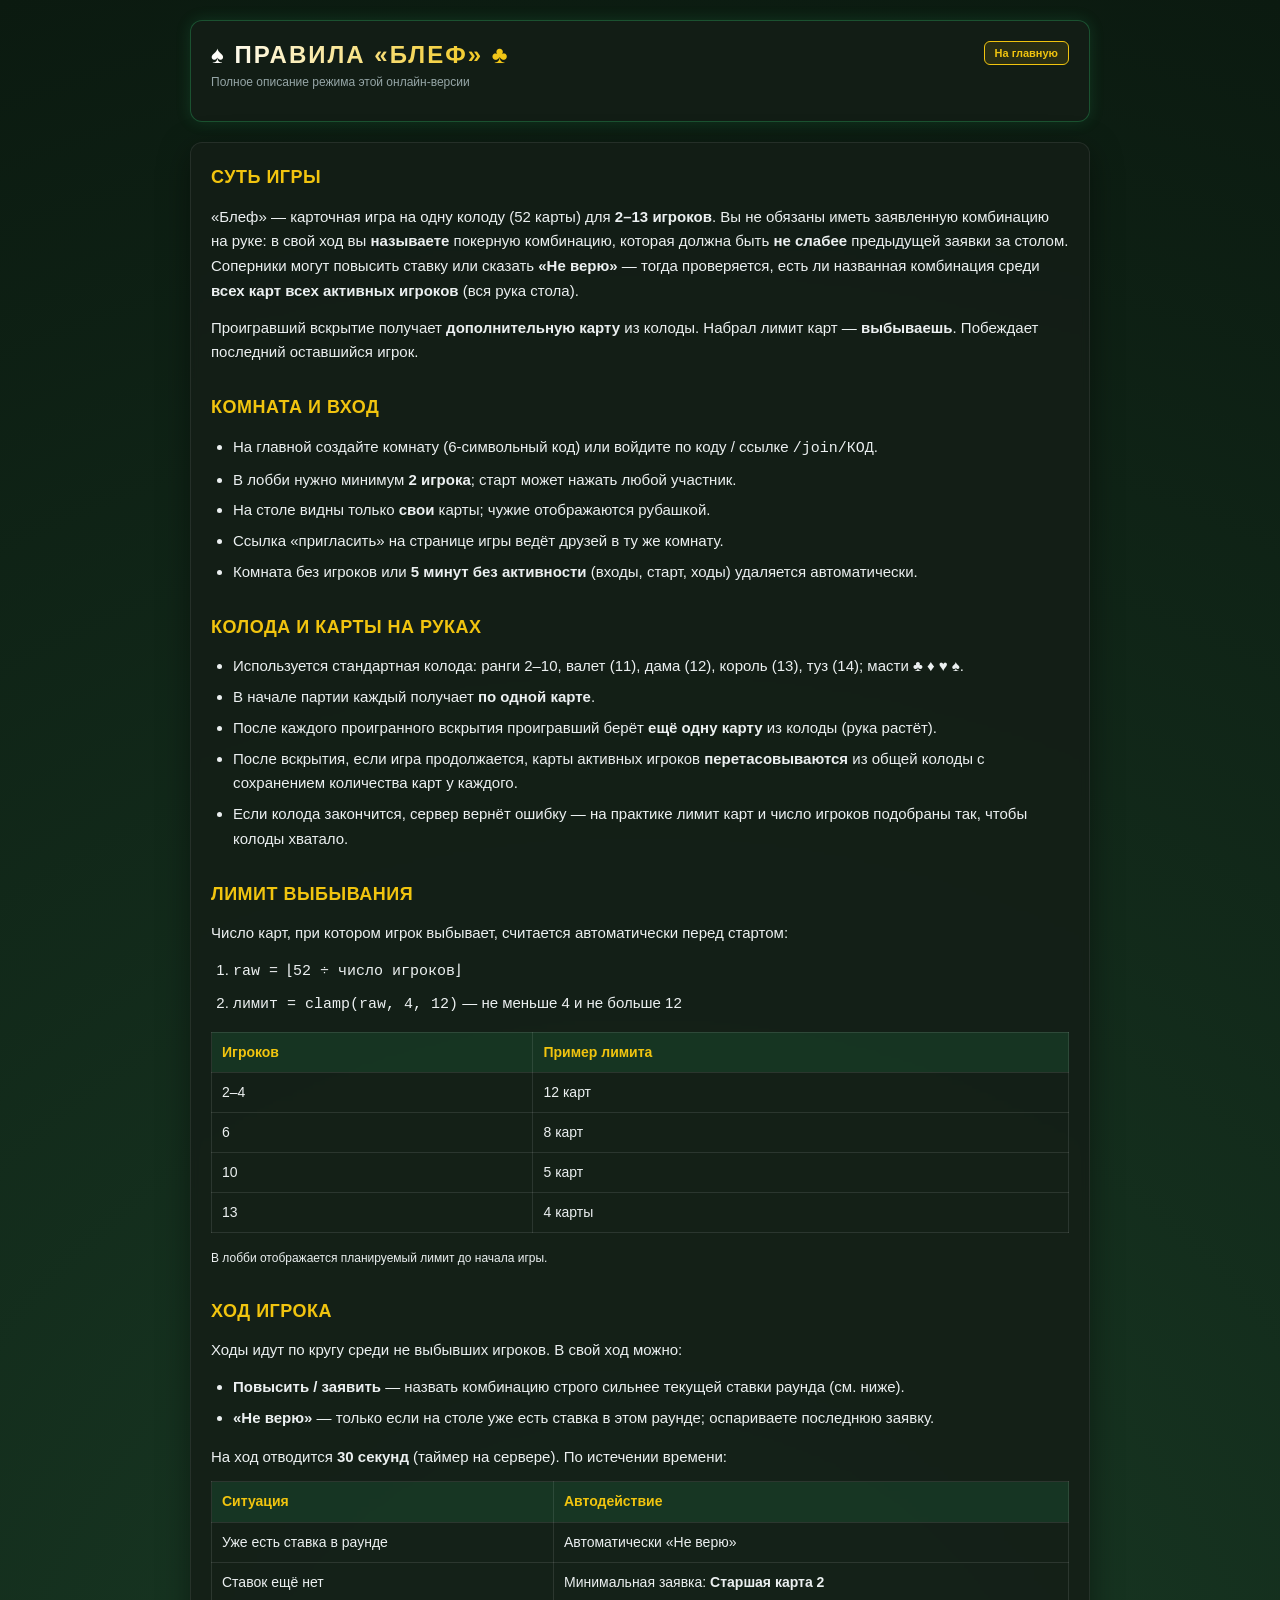
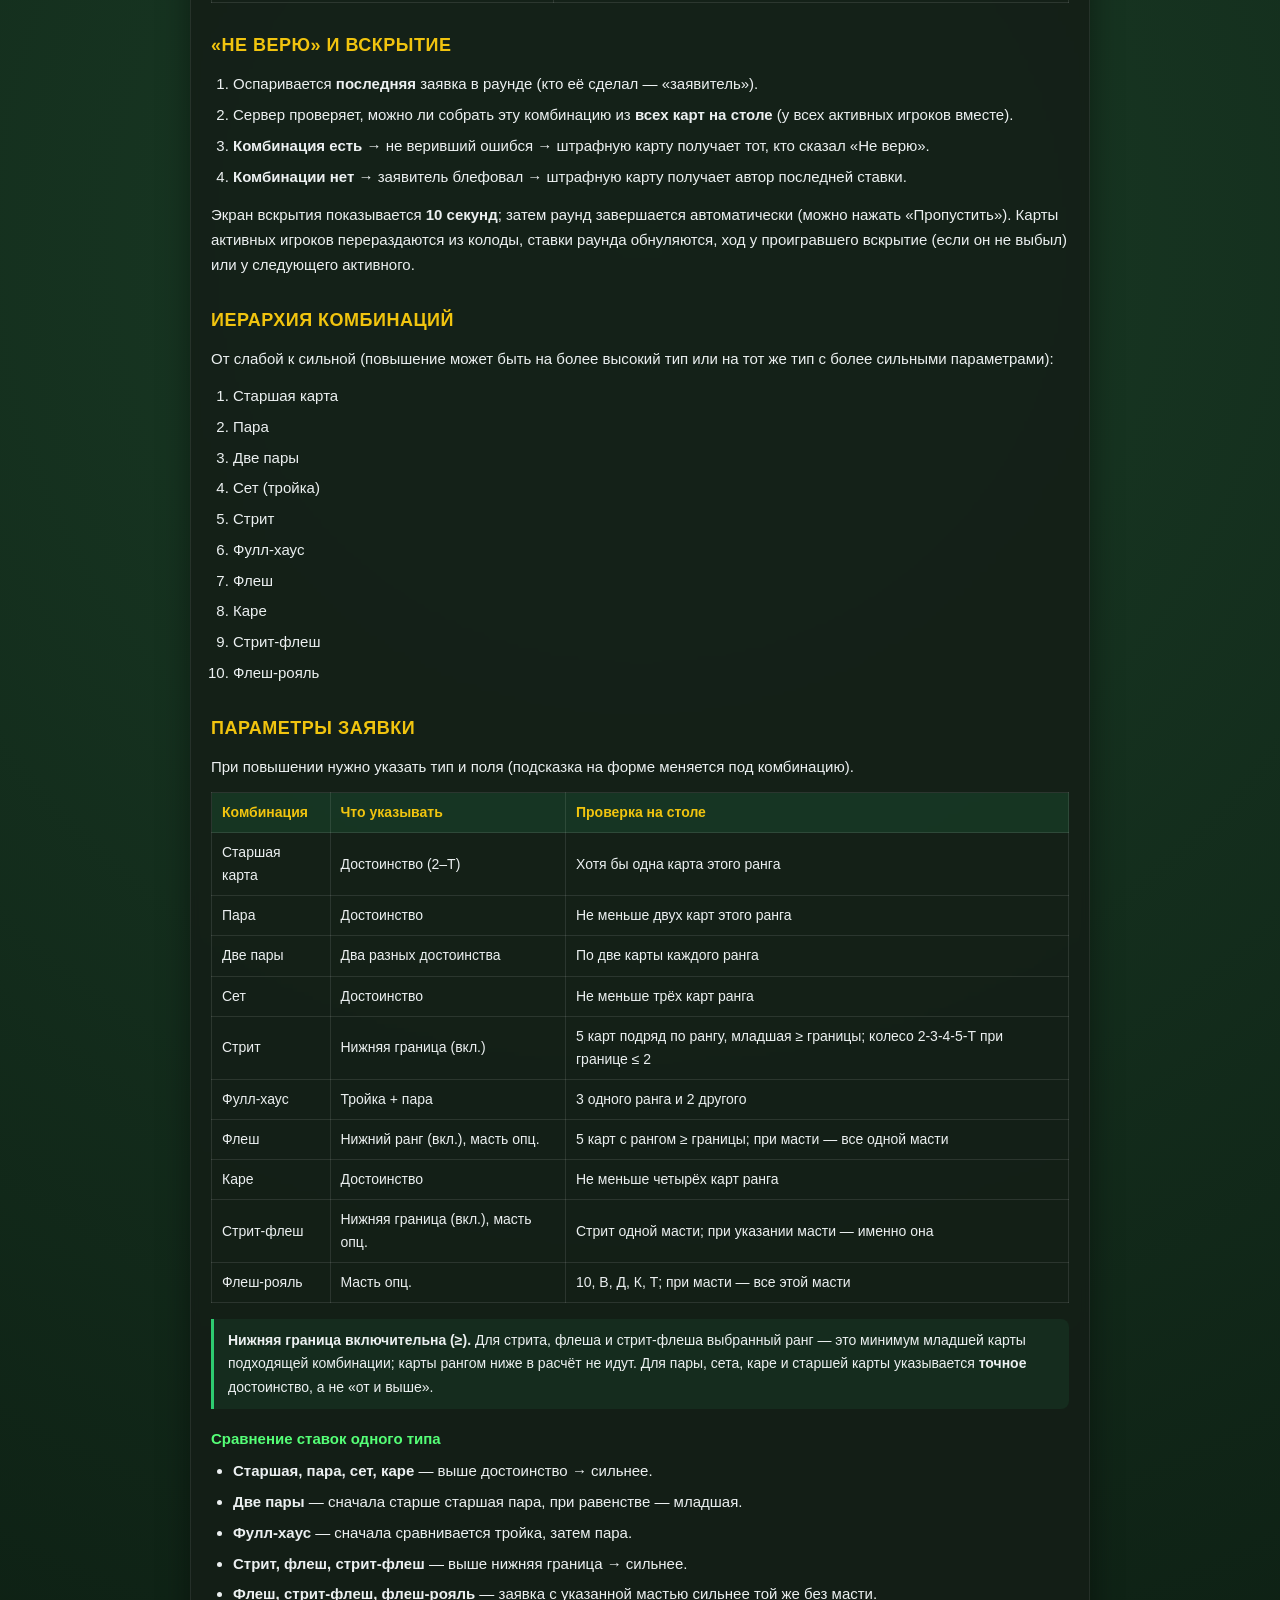
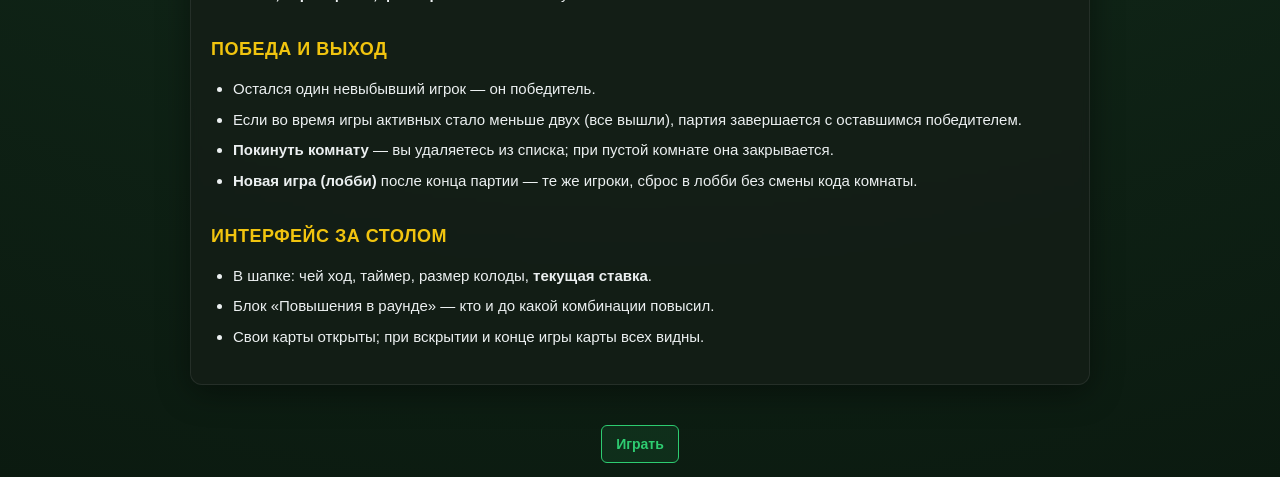
<file: templates/rules.html>
<!DOCTYPE html>
<html lang="ru">
<head>
    <meta charset="UTF-8">
    <meta name="viewport" content="width=device-width, initial-scale=1.0">
    <title>Блеф — Правила игры</title>
    <link rel="stylesheet" href="/static/css/blef.css">
</head>
<body>
    <div class="table-container">
        <header>
            <div class="room-title">
                <h1>♠ Правила «Блеф» ♣</h1>
                <p class="room-meta">Полное описание режима этой онлайн-версии</p>
            </div>
            <div class="header-actions">
                <a href="/" style="text-decoration:none;"><button type="button" class="btn-gold btn-sm">На главную</button></a>
            </div>
        </header>

        <div class="poker-panel rules-prose">
            <h2>Суть игры</h2>
            <p>
                «Блеф» — карточная игра на одну колоду (52 карты) для <strong>2–13 игроков</strong>.
                Вы не обязаны иметь заявленную комбинацию на руке: в свой ход вы <strong>называете</strong>
                покерную комбинацию, которая должна быть <strong>не слабее</strong> предыдущей заявки за столом.
                Соперники могут повысить ставку или сказать <strong>«Не верю»</strong> — тогда проверяется,
                есть ли названная комбинация среди <strong>всех карт всех активных игроков</strong> (вся рука стола).
            </p>
            <p>
                Проигравший вскрытие получает <strong>дополнительную карту</strong> из колоды.
                Набрал лимит карт — <strong>выбываешь</strong>. Побеждает последний оставшийся игрок.
            </p>

            <h2>Комната и вход</h2>
            <ul>
                <li>На главной создайте комнату (6-символьный код) или войдите по коду / ссылке <code>/join/КОД</code>.</li>
                <li>В лобби нужно минимум <strong>2 игрока</strong>; старт может нажать любой участник.</li>
                <li>На столе видны только <strong>свои</strong> карты; чужие отображаются рубашкой.</li>
                <li>Ссылка «пригласить» на странице игры ведёт друзей в ту же комнату.</li>
                <li>Комната без игроков или <strong>5 минут без активности</strong> (входы, старт, ходы) удаляется автоматически.</li>
            </ul>

            <h2>Колода и карты на руках</h2>
            <ul>
                <li>Используется стандартная колода: ранги 2–10, валет (11), дама (12), король (13), туз (14); масти ♣ ♦ ♥ ♠.</li>
                <li>В начале партии каждый получает <strong>по одной карте</strong>.</li>
                <li>После каждого проигранного вскрытия проигравший берёт <strong>ещё одну карту</strong> из колоды (рука растёт).</li>
                <li>После вскрытия, если игра продолжается, карты активных игроков <strong>перетасовываются</strong> из общей колоды с сохранением количества карт у каждого.</li>
                <li>Если колода закончится, сервер вернёт ошибку — на практике лимит карт и число игроков подобраны так, чтобы колоды хватало.</li>
            </ul>

            <h2>Лимит выбывания</h2>
            <p>Число карт, при котором игрок выбывает, считается автоматически перед стартом:</p>
            <ol>
                <li><code>raw = ⌊52 ÷ число игроков⌋</code></li>
                <li><code>лимит = clamp(raw, 4, 12)</code> — не меньше 4 и не больше 12</li>
            </ol>
            <table>
                <thead>
                    <tr><th>Игроков</th><th>Пример лимита</th></tr>
                </thead>
                <tbody>
                    <tr><td>2–4</td><td>12 карт</td></tr>
                    <tr><td>6</td><td>8 карт</td></tr>
                    <tr><td>10</td><td>5 карт</td></tr>
                    <tr><td>13</td><td>4 карты</td></tr>
                </tbody>
            </table>
            <p class="hint-text">В лобби отображается планируемый лимит до начала игры.</p>

            <h2>Ход игрока</h2>
            <p>Ходы идут по кругу среди не выбывших игроков. В свой ход можно:</p>
            <ul>
                <li><strong>Повысить / заявить</strong> — назвать комбинацию строго сильнее текущей ставки раунда (см. ниже).</li>
                <li><strong>«Не верю»</strong> — только если на столе уже есть ставка в этом раунде; оспариваете последнюю заявку.</li>
            </ul>
            <p>На ход отводится <strong>30 секунд</strong> (таймер на сервере). По истечении времени:</p>
            <table>
                <thead>
                    <tr><th>Ситуация</th><th>Автодействие</th></tr>
                </thead>
                <tbody>
                    <tr><td>Уже есть ставка в раунде</td><td>Автоматически «Не верю»</td></tr>
                    <tr><td>Ставок ещё нет</td><td>Минимальная заявка: <strong>Старшая карта 2</strong></td></tr>
                </tbody>
            </table>

            <h2>«Не верю» и вскрытие</h2>
            <ol>
                <li>Оспаривается <strong>последняя</strong> заявка в раунде (кто её сделал — «заявитель»).</li>
                <li>Сервер проверяет, можно ли собрать эту комбинацию из <strong>всех карт на столе</strong> (у всех активных игроков вместе).</li>
                <li>
                    <strong>Комбинация есть</strong> → не веривший ошибся → штрафную карту получает тот, кто сказал «Не верю».
                </li>
                <li>
                    <strong>Комбинации нет</strong> → заявитель блефовал → штрафную карту получает автор последней ставки.
                </li>
            </ol>
            <p>
                Экран вскрытия показывается <strong>10 секунд</strong>; затем раунд завершается автоматически
                (можно нажать «Пропустить»). Карты активных игроков перераздаются из колоды, ставки раунда обнуляются,
                ход у проигравшего вскрытие (если он не выбыл) или у следующего активного.
            </p>

            <h2>Иерархия комбинаций</h2>
            <p>От слабой к сильной (повышение может быть на более высокий тип или на тот же тип с более сильными параметрами):</p>
            <ol>
                <li>Старшая карта</li>
                <li>Пара</li>
                <li>Две пары</li>
                <li>Сет (тройка)</li>
                <li>Стрит</li>
                <li>Фулл-хаус</li>
                <li>Флеш</li>
                <li>Каре</li>
                <li>Стрит-флеш</li>
                <li>Флеш-рояль</li>
            </ol>

            <h2>Параметры заявки</h2>
            <p>При повышении нужно указать тип и поля (подсказка на форме меняется под комбинацию).</p>

            <table>
                <thead>
                    <tr><th>Комбинация</th><th>Что указывать</th><th>Проверка на столе</th></tr>
                </thead>
                <tbody>
                    <tr>
                        <td>Старшая карта</td>
                        <td>Достоинство (2–Т)</td>
                        <td>Хотя бы одна карта этого ранга</td>
                    </tr>
                    <tr>
                        <td>Пара</td>
                        <td>Достоинство</td>
                        <td>Не меньше двух карт этого ранга</td>
                    </tr>
                    <tr>
                        <td>Две пары</td>
                        <td>Два разных достоинства</td>
                        <td>По две карты каждого ранга</td>
                    </tr>
                    <tr>
                        <td>Сет</td>
                        <td>Достоинство</td>
                        <td>Не меньше трёх карт ранга</td>
                    </tr>
                    <tr>
                        <td>Стрит</td>
                        <td>Нижняя граница (вкл.)</td>
                        <td>5 карт подряд по рангу, младшая ≥ границы; колесо 2-3-4-5-Т при границе ≤ 2</td>
                    </tr>
                    <tr>
                        <td>Фулл-хаус</td>
                        <td>Тройка + пара</td>
                        <td>3 одного ранга и 2 другого</td>
                    </tr>
                    <tr>
                        <td>Флеш</td>
                        <td>Нижний ранг (вкл.), масть опц.</td>
                        <td>5 карт с рангом ≥ границы; при масти — все одной масти</td>
                    </tr>
                    <tr>
                        <td>Каре</td>
                        <td>Достоинство</td>
                        <td>Не меньше четырёх карт ранга</td>
                    </tr>
                    <tr>
                        <td>Стрит-флеш</td>
                        <td>Нижняя граница (вкл.), масть опц.</td>
                        <td>Стрит одной масти; при указании масти — именно она</td>
                    </tr>
                    <tr>
                        <td>Флеш-рояль</td>
                        <td>Масть опц.</td>
                        <td>10, В, Д, К, Т; при масти — все этой масти</td>
                    </tr>
                </tbody>
            </table>

            <div class="note">
                <strong>Нижняя граница включительна (≥).</strong>
                Для стрита, флеша и стрит-флеша выбранный ранг — это минимум младшей карты подходящей комбинации;
                карты рангом ниже в расчёт не идут. Для пары, сета, каре и старшей карты указывается
                <strong>точное</strong> достоинство, а не «от и выше».
            </div>

            <h3>Сравнение ставок одного типа</h3>
            <ul>
                <li><strong>Старшая, пара, сет, каре</strong> — выше достоинство → сильнее.</li>
                <li><strong>Две пары</strong> — сначала старше старшая пара, при равенстве — младшая.</li>
                <li><strong>Фулл-хаус</strong> — сначала сравнивается тройка, затем пара.</li>
                <li><strong>Стрит, флеш, стрит-флеш</strong> — выше нижняя граница → сильнее.</li>
                <li><strong>Флеш, стрит-флеш, флеш-рояль</strong> — заявка с указанной мастью сильнее той же без масти.</li>
            </ul>

            <h2>Победа и выход</h2>
            <ul>
                <li>Остался один невыбывший игрок — он победитель.</li>
                <li>Если во время игры активных стало меньше двух (все вышли), партия завершается с оставшимся победителем.</li>
                <li><strong>Покинуть комнату</strong> — вы удаляетесь из списка; при пустой комнате она закрывается.</li>
                <li><strong>Новая игра (лобби)</strong> после конца партии — те же игроки, сброс в лобби без смены кода комнаты.</li>
            </ul>

            <h2>Интерфейс за столом</h2>
            <ul>
                <li>В шапке: чей ход, таймер, размер колоды, <strong>текущая ставка</strong>.</li>
                <li>Блок «Повышения в раунде» — кто и до какой комбинации повысил.</li>
                <li>Свои карты открыты; при вскрытии и конце игры карты всех видны.</li>
            </ul>
        </div>

        <div class="rules-nav">
            <a href="/" style="text-decoration:none;"><button type="button">Играть</button></a>
        </div>
    </div>
</body>
</html>
</file>
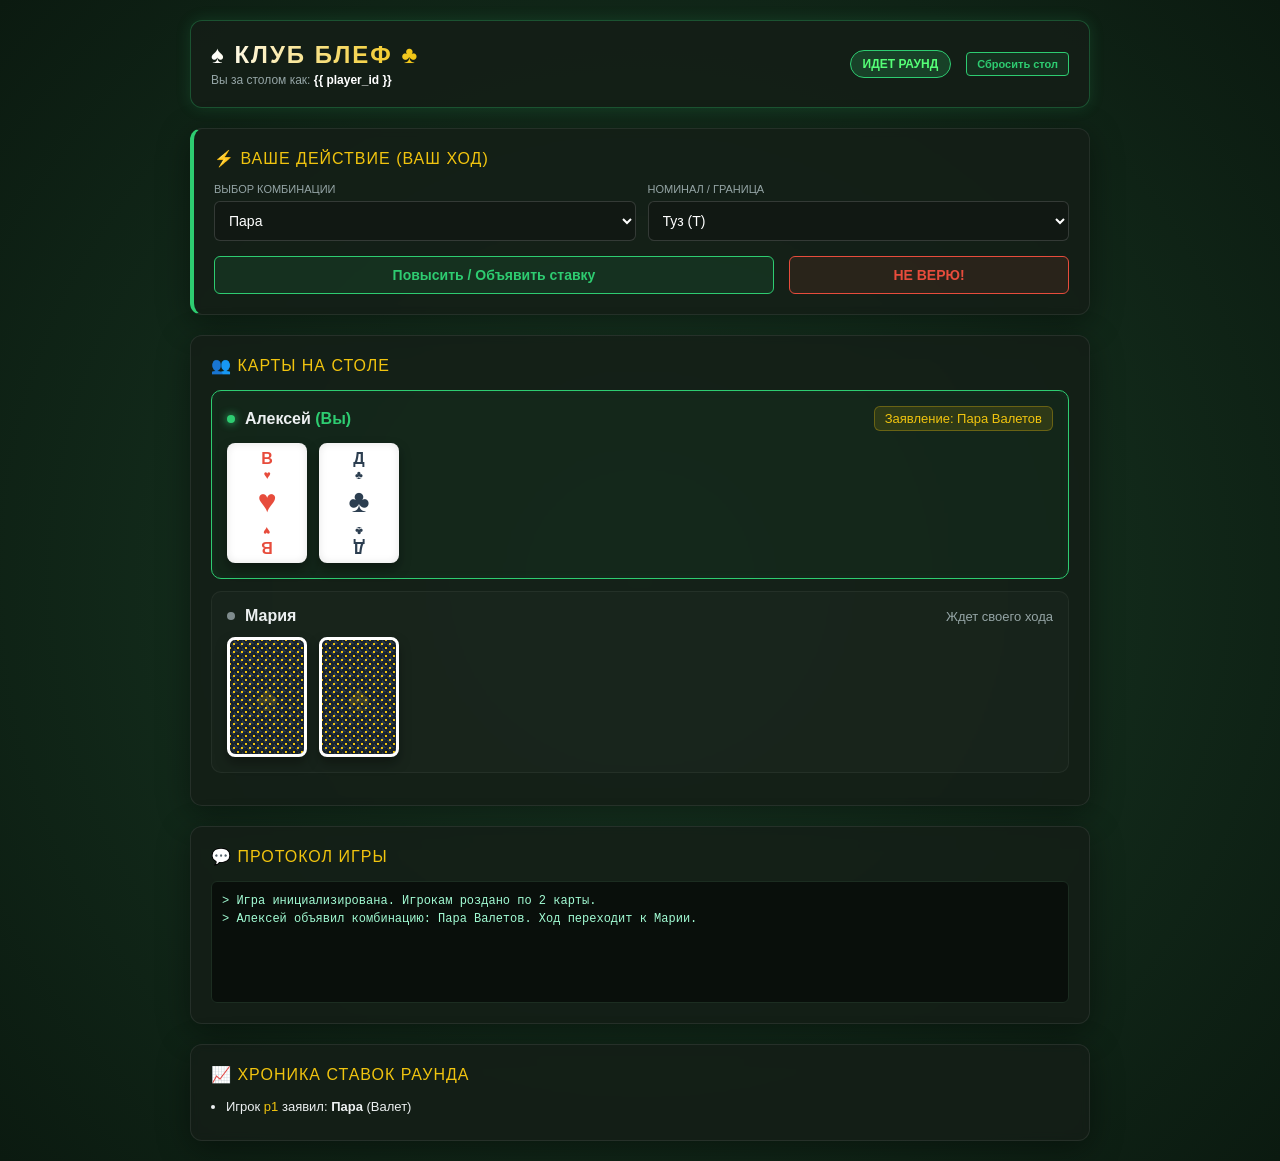
<file: templates/test.html>
<!DOCTYPE html>
<html lang="ru">
<head>
    <meta charset="UTF-8">
    <meta name="viewport" content="width=device-width, initial-scale=1.0">
    <title>Блеф — Покерный Клуб</title>
    <style>
        :root {
            --bg-gradient: radial-gradient(circle at 50% 50%, #1a3c26 0%, #0b1a10 100%);
            --panel-bg: rgba(20, 30, 23, 0.85);
            --border-glow: #2ecc71;
            --text-main: #ecf0f1;
            --text-muted: #95a5a6;
            --accent-gold: #f1c40f;
            --card-red: #e74c3c;
            --card-black: #2c3e50;
        }

        body {
            font-family: -apple-system, BlinkMacSystemFont, "Segoe UI", Roboto, Helvetica, Arial, sans-serif;
            background: var(--bg-gradient);
            color: var(--text-main);
            margin: 0;
            padding: 20px;
            min-height: 100vh;
            display: flex;
            justify-content: center;
            box-sizing: border-box;
        }

        .table-container {
            width: 100%;
            max-width: 900px;
            display: flex;
            flex-direction: column;
            gap: 20px;
        }

        /* Шапка с неоновым эффектом сукна */
        header {
            background: var(--panel-bg);
            border: 1px solid rgba(46, 204, 113, 0.3);
            box-shadow: 0 0 15px rgba(46, 204, 113, 0.15);
            padding: 20px;
            border-radius: 12px;
            display: flex;
            justify-content: space-between;
            align-items: center;
        }

        .room-title h1 {
            margin: 0;
            font-size: 24px;
            letter-spacing: 2px;
            text-transform: uppercase;
            background: linear-gradient(to right, #fff, var(--accent-gold));
            -webkit-background-clip: text;
            -webkit-text-fill-color: transparent;
        }

        .status-badge {
            background: rgba(46, 204, 113, 0.2);
            border: 1px solid var(--border-glow);
            padding: 6px 12px;
            border-radius: 20px;
            font-size: 12px;
            text-transform: uppercase;
            font-weight: bold;
            color: #55ff77;
        }

        /* Игровые блоки */
        .poker-panel {
            background: var(--panel-bg);
            border: 1px solid rgba(255, 255, 255, 0.08);
            border-radius: 12px;
            padding: 20px;
            box-shadow: 0 8px 32px rgba(0, 0, 0, 0.4);
            backdrop-filter: blur(4px);
        }

        .panel-title {
            font-size: 16px;
            text-transform: uppercase;
            letter-spacing: 1px;
            color: var(--accent-gold);
            margin-bottom: 15px;
            display: flex;
            align-items: center;
            gap: 8px;
        }

        /* --- Стилизация игральных карт (CSS дизайн взамен текста) --- */
        .cards-flex {
            display: flex;
            gap: 12px;
            flex-wrap: wrap;
        }

        .poker-card {
            width: 80px;
            height: 120px;
            background: #ffffff;
            border-radius: 8px;
            display: flex;
            flex-direction: column;
            justify-content: space-between;
            padding: 8px;
            box-sizing: border-box;
            box-shadow: 0 6px 12px rgba(0,0,0,0.35), inset 0 0 8px rgba(0,0,0,0.1);
            position: relative;
            transition: transform 0.2s ease;
        }

        .poker-card:hover {
            transform: translateY(-5px);
        }

        /* Окраска мастей */
        .poker-card.suit-H, .poker-card.suit-D { color: var(--card-red); }
        .poker-card.suit-S, .poker-card.suit-C { color: var(--card-black); }

        .card-corner {
            font-size: 16px;
            font-weight: 800;
            line-height: 1;
            display: flex;
            flex-direction: column;
            align-items: center;
        }
        .card-corner span {
            font-size: 12px;
            margin-top: 2px;
        }

        .card-center-icon {
            font-size: 32px;
            text-align: center;
            align-self: center;
            line-height: 1;
            margin-top: -4px;
        }

        .card-corner.bottom {
            transform: rotate(180deg);
        }

        /* Задняя рубашка карты */
        .poker-card.shirt {
            background: #2c3e50;
            background-image:
                radial-gradient(var(--accent-gold) 15%, transparent 16%),
                radial-gradient(var(--accent-gold) 15%, transparent 16%),
                linear-gradient(45deg, rgba(0,0,0,0.1) 25%, transparent 25%, transparent 75%, rgba(0,0,0,0.1) 75%, rgba(0,0,0,0.1)),
                linear-gradient(45deg, rgba(0,0,0,0.1) 25%, #1a252f 25%, #1a252f 75%, rgba(0,0,0,0.1) 75%, rgba(0,0,0,0.1));
            background-size: 8px 8px, 8px 8px, 8px 8px, 8px 8px;
            background-position: 0 0, 4px 4px, 0 0, 4px 4px;
            border: 3px solid #fff;
        }

        .poker-card.shirt::after {
            content: "♠";
            position: absolute;
            top: 50%;
            left: 50%;
            transform: translate(-50%, -50%);
            color: rgba(241, 196, 15, 0.15);
            font-size: 40px;
        }

        /* Строки игроков */
        .player-card-row {
            background: rgba(255, 255, 255, 0.02);
            border: 1px solid rgba(255, 255, 255, 0.05);
            border-radius: 10px;
            padding: 15px;
            margin-bottom: 12px;
            display: flex;
            flex-direction: column;
            gap: 12px;
        }

        .player-card-row.my-turn {
            border-color: var(--border-glow);
            background: rgba(46, 204, 113, 0.04);
            box-shadow: inset 0 0 10px rgba(46, 204, 113, 0.05);
        }

        .player-meta {
            display: flex;
            justify-content: space-between;
            align-items: center;
        }

        .player-info {
            display: flex;
            align-items: center;
            gap: 10px;
        }

        .status-dot {
            width: 8px;
            height: 8px;
            border-radius: 5px;
            background: #7f8c8d;
        }
        .my-turn .status-dot {
            background: var(--border-glow);
            box-shadow: 0 0 8px var(--border-glow);
        }

        .player-bid-bubble {
            font-size: 13px;
            background: rgba(241, 196, 15, 0.12);
            border: 1px solid rgba(241, 196, 15, 0.3);
            color: var(--accent-gold);
            padding: 4px 10px;
            border-radius: 6px;
        }

        /* Интерактивная панель ставок */
        .bet-grid {
            display: grid;
            grid-template-columns: repeat(auto-fit, minmax(140px, 1fr));
            gap: 12px;
            margin-bottom: 15px;
        }

        .input-group {
            display: flex;
            flex-direction: column;
            gap: 6px;
        }

        .input-group label {
            font-size: 11px;
            text-transform: uppercase;
            color: var(--text-muted);
        }

        select, button {
            background: #111813;
            color: #fff;
            border: 1px solid rgba(255, 255, 255, 0.15);
            padding: 10px;
            border-radius: 6px;
            font-size: 14px;
            outline: none;
            box-sizing: border-box;
            transition: all 0.2s ease;
        }

        select:focus {
            border-color: var(--border-glow);
        }

        button {
            cursor: pointer;
            font-weight: bold;
            border: 1px solid var(--border-glow);
            color: var(--border-glow);
            background: rgba(46, 204, 113, 0.1);
        }

        button:hover {
            background: var(--border-glow);
            color: #1a3c26;
            box-shadow: 0 0 10px rgba(46, 204, 113, 0.4);
        }

        button.btn-bluff {
            border-color: var(--card-red);
            color: var(--card-red);
            background: rgba(231, 76, 60, 0.1);
        }

        button.btn-bluff:hover {
            background: var(--card-red);
            color: #fff;
            box-shadow: 0 0 10px rgba(231, 76, 60, 0.4);
        }

        /* Консоль логов */
        .terminal-logs {
            background: #090f0b;
            border: 1px solid #1c2d21;
            border-radius: 6px;
            height: 100px;
            overflow-y: auto;
            padding: 10px;
            font-family: 'Courier New', Courier, monospace;
            font-size: 12px;
            color: #a2fcd4;
            line-height: 1.5;
        }

        /* История заявлений */
        .bids-timeline {
            margin: 0;
            padding-left: 15px;
            font-size: 13px;
            color: var(--text-main);
        }
        .bids-timeline li {
            margin-bottom: 6px;
        }
    </style>
</head>
<body>

    <div class="table-container">
        <!-- ВЕРХНЯЯ ИНФО-ПАНЕЛЬ -->
        <header>
            <div class="room-title">
                <h1>♠ Клуб Блеф ♣</h1>
                <div style="font-size: 12px; color: var(--text-muted); margin-top: 4px;">Вы за столом как: <span style="color: #fff; font-weight:bold;">{{ player_id }}</span></div>
            </div>
            <div style="display: flex; align-items: center; gap: 15px;">
                <div class="status-badge" id="game-status">Идет раунд</div>
                <button onclick="resetGame()" style="padding: 5px 10px; font-size: 11px; border-radius: 4px; width: auto;">Сбросить стол</button>
            </div>
        </header>

        <!-- ПАНЕЛЬ УПРАВЛЕНИЯ СТАВКАМИ (ИНТЕРФЕЙС ТЕКУЩЕГО ИГРОКА) -->
        <div id="turn-panel" class="poker-panel" style="border-left: 4px solid var(--border-glow);">
            <div class="panel-title">⚡ Ваше действие (Ваш ход)</div>

            <div class="bet-grid">
                <div class="input-group">
                    <label>Выбор комбинации</label>
                    <select id="bid-type" onchange="toggleFormFields()">
                        <option value="1">Старшая карта</option>
                        <option value="2" selected>Пара</option>
                        <option value="3">Две пары</option>
                        <option value="4">Сет (Тройка)</option>
                        <option value="5">Стрит</option>
                        <option value="6">Фулл Хаус</option>
                        <option value="7">Флеш</option>
                        <option value="8">Каре</option>
                        <option value="9">Стрит-Флеш</option>
                        <option value="10">Флеш-Рояль</option>
                    </select>
                </div>

                <div class="input-group" id="primary-rank-group">
                    <label id="primary-label">Номинал / Граница</label>
                    <select id="bid-primary-rank">
                        <option value="14">Туз (Т)</option>
                        <option value="13">Король (К)</option>
                        <option value="12">Дама (Д)</option>
                        <option value="11">Валет (В)</option>
                        <option value="10">10</option>
                    </select>
                </div>

                <div class="input-group" id="secondary-rank-group" style="display: none;">
                    <label>Второй номинал</label>
                    <select id="bid-secondary-rank">
                        <option value="13">Король (К)</option>
                        <option value="12">Дама (Д)</option>
                    </select>
                </div>

                <div class="input-group" id="suit-group" style="display: none;">
                    <label>Масть</label>
                    <select id="bid-suit">
                        <option value="">Любая масть</option>
                        <option value="C">♣ Трефы</option>
                        <option value="D">♦ Бубны</option>
                        <option value="H">♥ Червы</option>
                        <option value="S">♠ Пики</option>
                    </select>
                </div>
            </div>

            <div style="display: grid; grid-template-columns: 2fr 1fr; gap: 15px;">
                <button onclick="sendAction('RAISE')">Повысить / Объявить ставку</button>
                <button id="btn-challenge" class="btn-bluff" onclick="sendAction('CHALLENGE')">НЕ ВЕРЮ!</button>
            </div>
        </div>

        <!-- КАРТЫ ИГРОКОВ ЗА СТОЛОМ -->
        <div class="poker-panel">
            <div class="panel-title">👥 Карты на столе</div>

            <div id="players-list">
                <!-- ДЕМО КАРТОЧКА: ТЕКУЩИЙ ИГРОК (ВЫ) -->
                <div class="player-card-row my-turn">
                    <div class="player-meta">
                        <div class="player-info">
                            <div class="status-dot"></div>
                            <strong>Алексей <span style="color: var(--border-glow);">(Вы)</span></strong>
                        </div>
                        <div class="player-bid-bubble">Заявление: Пара Валетов</div>
                    </div>
                    <!-- Блок с реальными картами -->
                    <div class="cards-flex">
                        <!-- Червовый Валет -->
                        <div class="poker-card suit-H">
                            <div class="card-corner">В<span>♥</span></div>
                            <div class="card-center-icon">♥</div>
                            <div class="card-corner bottom">В<span>♥</span></div>
                        </div>
                        <!-- Трефовая Дама -->
                        <div class="poker-card suit-C">
                            <div class="card-corner">Д<span>♣</span></div>
                            <div class="card-center-icon">♣</div>
                            <div class="card-corner bottom">Д<span>♣</span></div>
                        </div>
                    </div>
                </div>

                <!-- ДЕМО КАРТОЧКА: ОППОНЕНТ -->
                <div class="player-card-row">
                    <div class="player-meta">
                        <div class="player-info">
                            <div class="status-dot"></div>
                            <strong>Мария</strong>
                        </div>
                        <div style="color: var(--text-muted); font-size: 13px;">Ждет своего хода</div>
                    </div>
                    <!-- Блок с скрытыми картами (рубашки) -->
                    <div class="cards-flex">
                        <div class="poker-card shirt"></div>
                        <div class="poker-card shirt"></div>
                    </div>
                </div>
            </div>
        </div>

        <!-- ЛОГ ДЕЙСТВИЙ -->
        <div class="poker-panel">
            <div class="panel-title">💬 Протокол игры</div>
            <div id="logs-box" class="terminal-logs">
                <div>&gt; Игра инициализирована. Игрокам роздано по 2 карты.</div>
                <div>&gt; Алексей объявил комбинацию: Пара Валетов. Ход переходит к Марии.</div>
            </div>
        </div>

        <!-- ТЕКУЩИЙ ТРЕК СТАВОК -->
        <div class="poker-panel">
            <div class="panel-title">📈 Хроника ставок раунда</div>
            <ul id="bids-history" class="bids-timeline">
                <li>Игрок <span style="color: var(--accent-gold);">p1</span> заявил: <b>Пара</b> (Валет)</li>
            </ul>
        </div>
    </div>

    <script>
        // JS скрипт остается пустым/чистым для вашей последующей интеграции логики.
        // Функции-заглушки для предотвращения ошибок отображения полей ввода:
        function toggleFormFields() {
            const type = parseInt(document.getElementById('bid-type').value);
            document.getElementById('secondary-rank-group').style.display = (type === 3 || type === 6) ? "block" : "none";
            document.getElementById('suit-group').style.display = (type === 9 || type === 10) ? "block" : "none";
            document.getElementById('primary-rank-group').style.display = (type === 10) ? "none" : "block";
        }
        function sendAction(type) { console.log("Действие:", type); }
        function resetGame() { console.log("Рестарт стола"); }
    </script>
</body>
</html>
</file>
<file: static/css/blef.css>
:root {
    --bg-gradient: radial-gradient(circle at 50% 50%, #1a3c26 0%, #0b1a10 100%);
    --panel-bg: rgba(20, 30, 23, 0.85);
    --border-glow: #2ecc71;
    --text-main: #ecf0f1;
    --text-muted: #95a5a6;
    --accent-gold: #f1c40f;
    --card-red: #e74c3c;
    --card-black: #2c3e50;
}

body {
    font-family: -apple-system, BlinkMacSystemFont, "Segoe UI", Roboto, Helvetica, Arial, sans-serif;
    background: var(--bg-gradient);
    color: var(--text-main);
    margin: 0;
    padding: 20px;
    min-height: 100vh;
    display: flex;
    justify-content: center;
    box-sizing: border-box;
}

.table-container {
    width: 100%;
    max-width: 900px;
    display: flex;
    flex-direction: column;
    gap: 20px;
}

header {
    background: var(--panel-bg);
    border: 1px solid rgba(46, 204, 113, 0.3);
    box-shadow: 0 0 15px rgba(46, 204, 113, 0.15);
    padding: 20px;
    border-radius: 12px;
    display: flex;
    justify-content: space-between;
    align-items: flex-start;
    flex-wrap: wrap;
    gap: 12px;
}

.room-title h1 {
    margin: 0;
    font-size: 24px;
    letter-spacing: 2px;
    text-transform: uppercase;
    background: linear-gradient(to right, #fff, var(--accent-gold));
    -webkit-background-clip: text;
    -webkit-text-fill-color: transparent;
    background-clip: text;
}

.room-meta {
    font-size: 12px;
    color: var(--text-muted);
    margin-top: 6px;
}

.room-meta a {
    color: #55ff77;
    text-decoration: none;
}

.room-meta a:hover {
    text-decoration: underline;
}

.header-actions {
    display: flex;
    align-items: center;
    gap: 10px;
    flex-wrap: wrap;
}

.status-badge {
    background: rgba(46, 204, 113, 0.2);
    border: 1px solid var(--border-glow);
    padding: 6px 12px;
    border-radius: 20px;
    font-size: 12px;
    text-transform: uppercase;
    font-weight: bold;
    color: #55ff77;
}

.status-badge.lobby { border-color: var(--accent-gold); color: var(--accent-gold); background: rgba(241, 196, 15, 0.15); }
.status-badge.showdown { border-color: var(--card-red); color: #ff8888; background: rgba(231, 76, 60, 0.15); }
.status-badge.over { border-color: #e67e22; color: #ffb347; background: rgba(230, 126, 34, 0.15); }

.poker-panel {
    background: var(--panel-bg);
    border: 1px solid rgba(255, 255, 255, 0.08);
    border-radius: 12px;
    padding: 20px;
    box-shadow: 0 8px 32px rgba(0, 0, 0, 0.4);
    backdrop-filter: blur(4px);
}

.poker-panel.accent-left {
    border-left: 4px solid var(--border-glow);
}

.poker-panel.lobby-panel { border-left: 4px solid var(--accent-gold); }
.poker-panel.showdown-panel { border-left: 4px solid var(--card-red); }
.poker-panel.gameover-panel { border-left: 4px solid #e67e22; }

.panel-title {
    font-size: 16px;
    text-transform: uppercase;
    letter-spacing: 1px;
    color: var(--accent-gold);
    margin: 0 0 15px;
    display: flex;
    align-items: center;
    gap: 8px;
}

.panel-title.danger { color: #ff8888; }

.info-row {
    font-size: 14px;
    color: var(--text-muted);
    margin: 0 0 8px;
}

.info-row strong { color: var(--text-main); }

.turn-timer {
    color: #55ff77;
    font-weight: bold;
}

.cards-flex {
    display: flex;
    gap: 12px;
    flex-wrap: wrap;
}

.poker-card {
    width: 72px;
    height: 108px;
    background: #ffffff;
    border-radius: 8px;
    display: flex;
    flex-direction: column;
    justify-content: space-between;
    padding: 6px;
    box-sizing: border-box;
    box-shadow: 0 6px 12px rgba(0, 0, 0, 0.35), inset 0 0 8px rgba(0, 0, 0, 0.1);
    position: relative;
    transition: transform 0.2s ease;
    flex-shrink: 0;
}

.poker-card.suit-H, .poker-card.suit-D { color: var(--card-red); }
.poker-card.suit-S, .poker-card.suit-C { color: var(--card-black); }

.card-corner {
    font-size: 14px;
    font-weight: 800;
    line-height: 1;
    display: flex;
    flex-direction: column;
    align-items: center;
}

.card-corner span { font-size: 11px; margin-top: 2px; }

.card-center-icon {
    font-size: 28px;
    text-align: center;
    align-self: center;
    line-height: 1;
}

.card-corner.bottom { transform: rotate(180deg); }

.poker-card.shirt {
    background: #2c3e50;
    background-image:
        radial-gradient(var(--accent-gold) 15%, transparent 16%),
        radial-gradient(var(--accent-gold) 15%, transparent 16%),
        linear-gradient(45deg, rgba(0,0,0,0.1) 25%, transparent 25%, transparent 75%, rgba(0,0,0,0.1) 75%, rgba(0,0,0,0.1)),
        linear-gradient(45deg, rgba(0,0,0,0.1) 25%, #1a252f 25%, #1a252f 75%, rgba(0,0,0,0.1) 75%, rgba(0,0,0,0.1));
    background-size: 8px 8px, 8px 8px, 8px 8px, 8px 8px;
    background-position: 0 0, 4px 4px, 0 0, 4px 4px;
    border: 3px solid #fff;
}

.poker-card.shirt::after {
    content: "♠";
    position: absolute;
    top: 50%;
    left: 50%;
    transform: translate(-50%, -50%);
    color: rgba(241, 196, 15, 0.15);
    font-size: 36px;
}

.poker-card.card-stack {
    display: flex;
    align-items: center;
    justify-content: center;
}

.poker-card.card-stack::after {
    display: none;
}

.card-count-badge {
    position: relative;
    z-index: 2;
    font-size: 32px;
    font-weight: 800;
    color: var(--accent-gold);
    text-shadow: 0 2px 6px rgba(0, 0, 0, 0.85);
    line-height: 1;
}

.my-hand-panel {
    border-left: 4px solid var(--accent-gold);
}

.my-hand-meta {
    display: flex;
    justify-content: space-between;
    align-items: center;
    margin-bottom: 10px;
    flex-wrap: wrap;
    gap: 8px;
}

.player-card-row {
    background: rgba(255, 255, 255, 0.02);
    border: 1px solid rgba(255, 255, 255, 0.05);
    border-radius: 10px;
    padding: 15px;
    margin-bottom: 12px;
    display: flex;
    flex-direction: column;
    gap: 12px;
}

.player-card-row.my-turn {
    border-color: var(--border-glow);
    background: rgba(46, 204, 113, 0.04);
    box-shadow: inset 0 0 10px rgba(46, 204, 113, 0.05);
}

.player-card-row.eliminated { opacity: 0.45; }
.player-card-row.showdown-loser {
    border-color: var(--card-red);
    background: rgba(231, 76, 60, 0.08);
}

.player-meta {
    display: flex;
    justify-content: space-between;
    align-items: center;
    flex-wrap: wrap;
    gap: 8px;
}

.player-info {
    display: flex;
    align-items: center;
    gap: 10px;
}

.status-dot {
    width: 8px;
    height: 8px;
    border-radius: 5px;
    background: #7f8c8d;
}

.my-turn .status-dot {
    background: var(--border-glow);
    box-shadow: 0 0 8px var(--border-glow);
}

.player-bid-bubble {
    font-size: 13px;
    background: rgba(241, 196, 15, 0.12);
    border: 1px solid rgba(241, 196, 15, 0.3);
    color: var(--accent-gold);
    padding: 4px 10px;
    border-radius: 6px;
}

.current-bid-badge {
    display: inline-block;
    font-size: 13px;
    background: rgba(241, 196, 15, 0.15);
    border: 1px solid rgba(241, 196, 15, 0.45);
    color: var(--accent-gold);
    padding: 4px 10px;
    border-radius: 6px;
    margin-left: 4px;
}

.raises-list {
    font-size: 14px;
    line-height: 1.6;
}

.raises-list .raise-line {
    padding: 6px 0;
    border-bottom: 1px solid rgba(255, 255, 255, 0.06);
}

.raises-list .raise-line:last-child {
    border-bottom: none;
}

.card-count-label {
    font-size: 12px;
    color: var(--text-muted);
}

.bet-grid {
    display: grid;
    grid-template-columns: repeat(auto-fit, minmax(140px, 1fr));
    gap: 12px;
    margin-bottom: 15px;
}

.input-group {
    display: flex;
    flex-direction: column;
    gap: 6px;
}

.input-group label {
    font-size: 11px;
    text-transform: uppercase;
    color: var(--text-muted);
}

select, input[type="text"] {
    background: #111813;
    color: #fff;
    border: 1px solid rgba(255, 255, 255, 0.15);
    padding: 10px;
    border-radius: 6px;
    font-size: 14px;
    outline: none;
    box-sizing: border-box;
    width: 100%;
    transition: border-color 0.2s ease;
}

select:focus, input[type="text"]:focus {
    border-color: var(--border-glow);
}

button {
    cursor: pointer;
    font-weight: bold;
    border: 1px solid var(--border-glow);
    color: var(--border-glow);
    background: rgba(46, 204, 113, 0.1);
    padding: 10px 14px;
    border-radius: 6px;
    font-size: 14px;
    transition: all 0.2s ease;
    box-sizing: border-box;
}

button:hover:not(:disabled) {
    background: var(--border-glow);
    color: #1a3c26;
    box-shadow: 0 0 10px rgba(46, 204, 113, 0.4);
}

button:disabled {
    opacity: 0.4;
    cursor: not-allowed;
}

button.btn-sm {
    padding: 5px 10px;
    font-size: 11px;
}

button.btn-bluff {
    border-color: var(--card-red);
    color: var(--card-red);
    background: rgba(231, 76, 60, 0.1);
}

button.btn-bluff:hover:not(:disabled) {
    background: var(--card-red);
    color: #fff;
    box-shadow: 0 0 10px rgba(231, 76, 60, 0.4);
}

button.btn-gold {
    border-color: var(--accent-gold);
    color: var(--accent-gold);
    background: rgba(241, 196, 15, 0.1);
}

button.btn-gold:hover:not(:disabled) {
    background: var(--accent-gold);
    color: #1a3c26;
}

.action-buttons {
    display: grid;
    grid-template-columns: 2fr 1fr;
    gap: 15px;
}

.action-buttons.single { grid-template-columns: 1fr; }

.terminal-logs {
    background: #090f0b;
    border: 1px solid #1c2d21;
    border-radius: 6px;
    max-height: 140px;
    overflow-y: auto;
    padding: 10px;
    font-family: "Courier New", Courier, monospace;
    font-size: 12px;
    color: #a2fcd4;
    line-height: 1.5;
}

.terminal-logs div { margin-bottom: 4px; }

.bids-timeline {
    margin: 0;
    padding-left: 18px;
    font-size: 13px;
}

.bids-timeline li { margin-bottom: 6px; }

.hint-text {
    font-size: 12px;
    color: var(--text-muted);
    margin: 0 0 12px;
}

.showdown-loser-box {
    color: #ff8888;
    font-weight: bold;
    border: 1px solid rgba(231, 76, 60, 0.5);
    padding: 10px;
    border-radius: 8px;
    margin-top: 10px;
}

.lobby-limit-badge {
    display: inline-block;
    margin-top: 10px;
    padding: 8px 14px;
    background: rgba(241, 196, 15, 0.12);
    border: 1px solid rgba(241, 196, 15, 0.35);
    border-radius: 8px;
    color: var(--accent-gold);
    font-size: 14px;
}

.error-msg {
    color: #ff8888;
    margin-top: 10px;
    display: none;
    font-size: 13px;
}

.room-box {
    background: rgba(0, 0, 0, 0.25);
    border: 1px dashed rgba(241, 196, 15, 0.4);
    padding: 14px;
    border-radius: 8px;
    margin-top: 14px;
}

.room-code {
    font-size: 1.5em;
    color: var(--accent-gold);
    letter-spacing: 4px;
    font-weight: bold;
}

.share-link {
    color: #55ff77;
    word-break: break-all;
}

.footer-actions {
    text-align: center;
    padding-top: 4px;
}

@media (max-width: 600px) {
    .action-buttons { grid-template-columns: 1fr; }
    header { flex-direction: column; }
}

/* Страница правил */
.rules-prose {
    font-size: 15px;
    line-height: 1.65;
    color: var(--text-main);
}

.rules-prose h2 {
    font-size: 18px;
    color: var(--accent-gold);
    margin: 28px 0 12px;
    text-transform: uppercase;
    letter-spacing: 0.5px;
}

.rules-prose h2:first-child {
    margin-top: 0;
}

.rules-prose h3 {
    font-size: 15px;
    color: #55ff77;
    margin: 18px 0 8px;
}

.rules-prose p {
    margin: 0 0 12px;
    color: var(--text-main);
}

.rules-prose ul, .rules-prose ol {
    margin: 0 0 14px;
    padding-left: 22px;
}

.rules-prose li {
    margin-bottom: 6px;
}

.rules-prose table {
    width: 100%;
    border-collapse: collapse;
    font-size: 14px;
    margin: 12px 0 16px;
}

.rules-prose th, .rules-prose td {
    border: 1px solid rgba(255, 255, 255, 0.1);
    padding: 8px 10px;
    text-align: left;
}

.rules-prose th {
    background: rgba(46, 204, 113, 0.12);
    color: var(--accent-gold);
}

.rules-prose .note {
    background: rgba(46, 204, 113, 0.08);
    border-left: 3px solid var(--border-glow);
    padding: 10px 14px;
    border-radius: 0 8px 8px 0;
    margin: 14px 0;
    font-size: 14px;
}

.rules-nav {
    margin-top: 20px;
    text-align: center;
}
</file>
